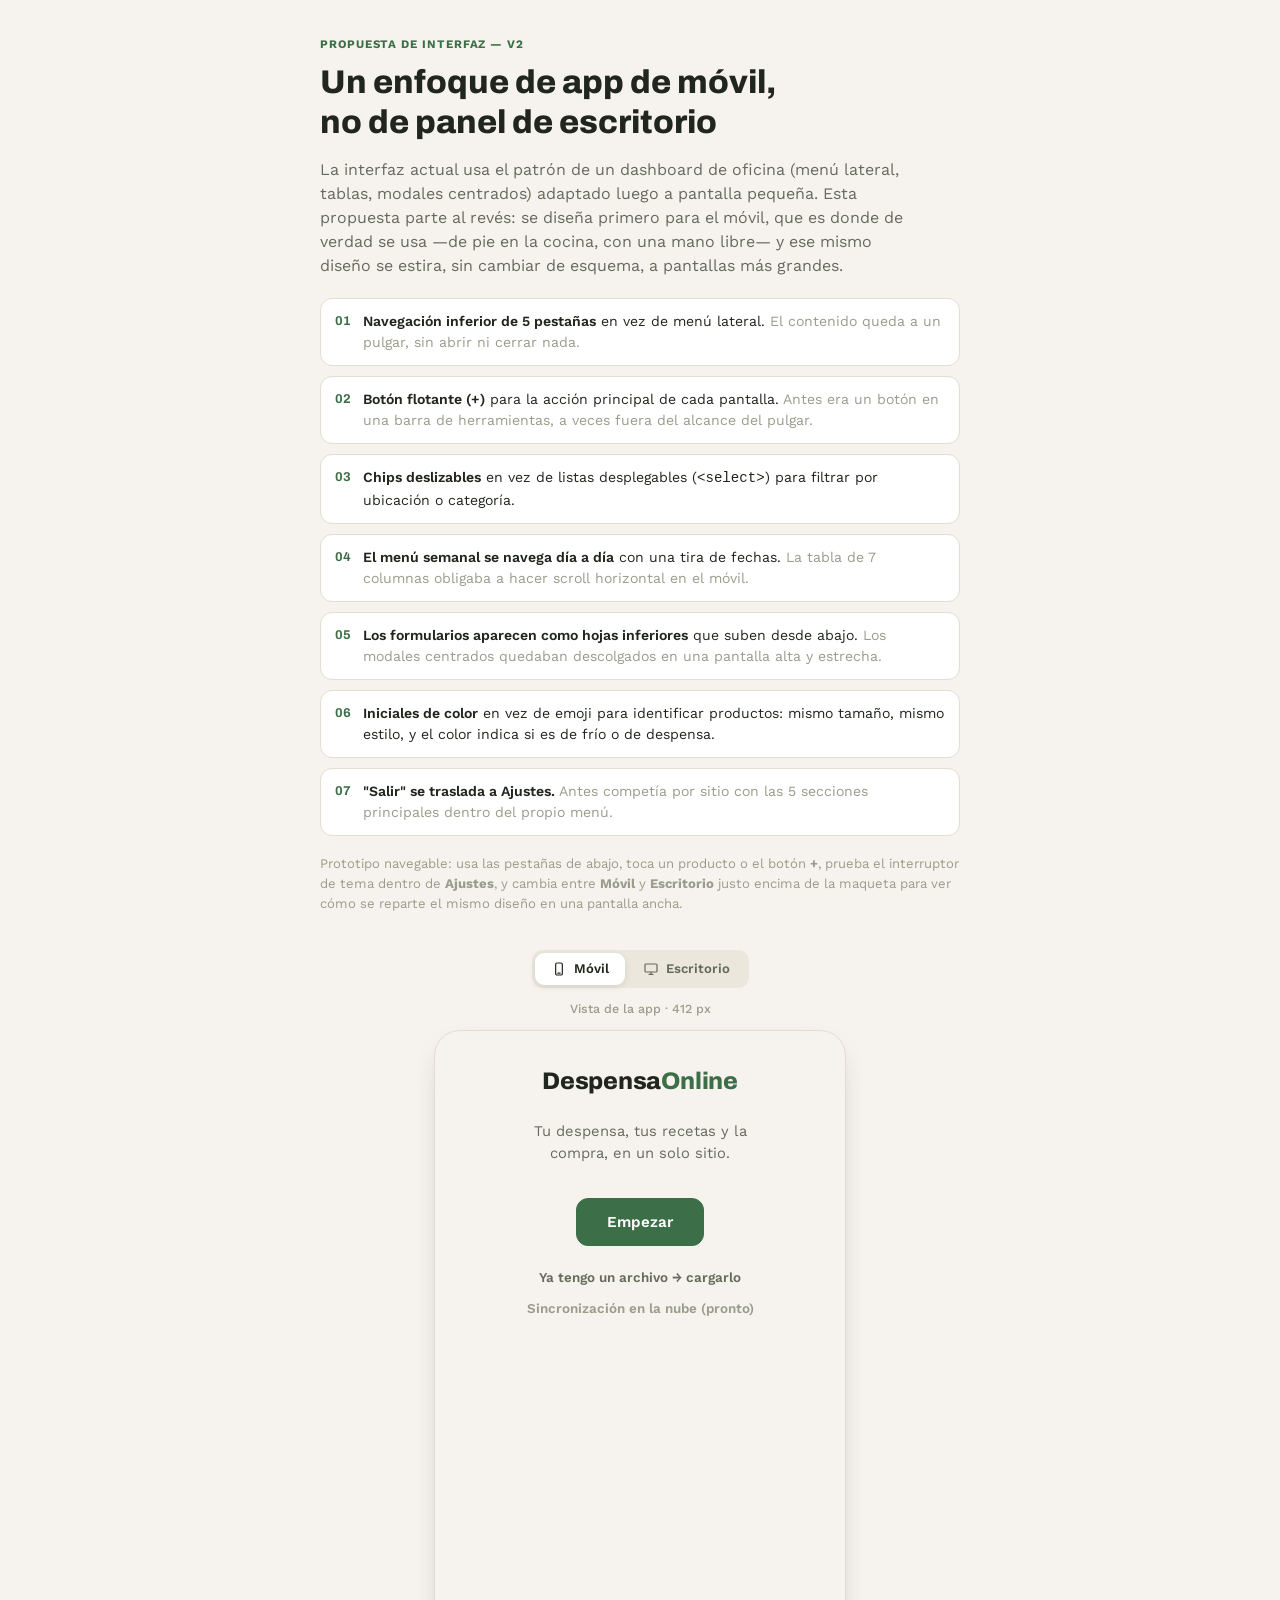
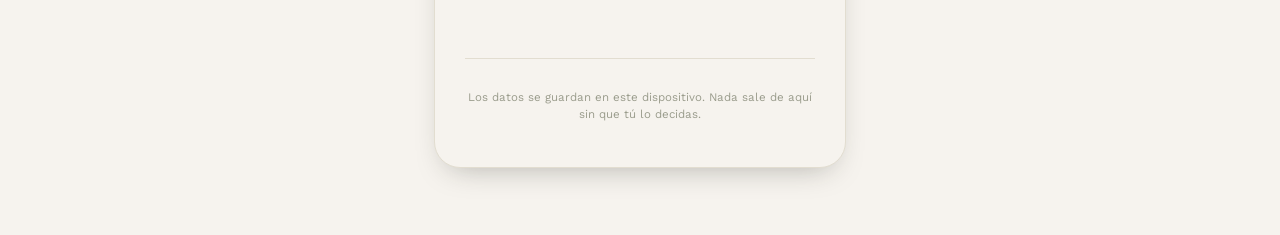
<file: propuestas-interfaz.html>
<!doctype html>
<title>DespensaOnline</title>
<meta charset="utf-8">
<link rel="preconnect" href="https://fonts.googleapis.com">
<link rel="preconnect" href="https://fonts.gstatic.com" crossorigin>
<link href="https://fonts.googleapis.com/css2?family=Archivo:wght@500;600;700;800&family=Work+Sans:wght@400;500;600&display=swap" rel="stylesheet">
<style>
/* ==========================================================================
   Tokens
   ========================================================================== */
:root{
  --bg:#f6f3ee; --surface:#ffffff; --surface-sunken:#ece7dc; --line:#e2ddd0;
  --ink:#21261d; --ink-soft:#656b5c; --ink-faint:#9a9c8c;
  --accent:#3c6e47; --accent-ink:#ffffff; --accent-soft:#e3ede1;
  --cool:#3d6f86; --cool-soft:#e2edf1;
  --warn:#a97427; --warn-soft:#f6ead2;
  --danger:#af4636; --danger-soft:#f6ded9;
  --shadow: 0 12px 30px -14px rgba(33,38,29,0.35);
  --shadow-sm: 0 2px 8px -2px rgba(33,38,29,0.18);
  --font-display:'Archivo',-apple-system,'Segoe UI',sans-serif;
  --font-body:'Work Sans',-apple-system,'Segoe UI',sans-serif;
}
@media (prefers-color-scheme: dark){
  :root:not([data-theme="light"]){
    --bg:#12140f; --surface:#1b1f16; --surface-sunken:#262c1d; --line:#2c331f;
    --ink:#ece7db; --ink-soft:#a7ac99; --ink-faint:#767c67;
    --accent:#7cb789; --accent-ink:#0d150e; --accent-soft:rgba(124,183,137,0.16);
    --cool:#7fb3ca; --cool-soft:rgba(127,179,202,0.16);
    --warn:#dba25c; --warn-soft:rgba(219,162,92,0.16);
    --danger:#e08b77; --danger-soft:rgba(224,139,119,0.16);
    --shadow: 0 14px 34px -14px rgba(0,0,0,0.6);
    --shadow-sm: 0 2px 10px -2px rgba(0,0,0,0.5);
  }
}
:root[data-theme="dark"]{
  --bg:#12140f; --surface:#1b1f16; --surface-sunken:#262c1d; --line:#2c331f;
  --ink:#ece7db; --ink-soft:#a7ac99; --ink-faint:#767c67;
  --accent:#7cb789; --accent-ink:#0d150e; --accent-soft:rgba(124,183,137,0.16);
  --cool:#7fb3ca; --cool-soft:rgba(127,179,202,0.16);
  --warn:#dba25c; --warn-soft:rgba(219,162,92,0.16);
  --danger:#e08b77; --danger-soft:rgba(224,139,119,0.16);
  --shadow: 0 14px 34px -14px rgba(0,0,0,0.6);
  --shadow-sm: 0 2px 10px -2px rgba(0,0,0,0.5);
}

*{box-sizing:border-box;}
body{
  background:var(--bg); color:var(--ink); font-family:var(--font-body);
  padding-inline:16px; padding-block:28px 60px; line-height:1.5;
}
h1,h2,h3{font-family:var(--font-display); text-wrap:balance; margin:0;}
button{font-family:inherit;}

/* ==========================================================================
   Pitch / intro
   ========================================================================== */
.pitch{max-width:640px; margin:0 auto 36px;}
.pitch-eyebrow{
  display:block; font-size:0.72rem; font-weight:700; letter-spacing:0.08em; text-transform:uppercase;
  color:var(--accent); margin-bottom:10px;
}
.pitch h1{font-size:clamp(1.5rem,4.5vw,2.05rem); font-weight:800; line-height:1.2; margin-bottom:12px;}
.pitch p.lead{color:var(--ink-soft); font-size:1rem; max-width:60ch; margin-bottom:20px;}
.pitch-changes{
  list-style:none; margin:0; padding:0; display:flex; flex-direction:column; gap:10px;
}
.pitch-changes li{
  display:flex; gap:12px; padding:12px 14px; background:var(--surface); border:1px solid var(--line);
  border-radius:12px; font-size:0.88rem; color:var(--ink);
}
.pitch-changes li b{color:var(--ink); font-weight:600;}
.pitch-changes li .was{color:var(--ink-faint); font-weight:400;}
.pitch-changes .num{
  font-family:var(--font-display); font-weight:700; color:var(--accent); flex:0 0 auto;
  font-variant-numeric:tabular-nums; font-size:0.8rem; padding-top:1px;
}
.pitch-hint{margin-top:18px; font-size:0.82rem; color:var(--ink-faint);}
.pitch-hint code{background:var(--surface-sunken); padding:1px 6px; border-radius:6px; font-size:0.78rem;}

/* ==========================================================================
   Device frame
   ========================================================================== */
.device-wrap{display:flex; flex-direction:column; align-items:center; gap:12px;}
.device-label{font-size:0.78rem; color:var(--ink-faint); font-weight:500;}
.mode-switch{display:flex; background:var(--surface-sunken); border-radius:11px; padding:3px; gap:2px;}
.mode-switch button{
  border:none; background:none; padding:8px 16px; border-radius:9px; font-size:0.82rem; font-weight:600;
  color:var(--ink-soft); cursor:pointer; display:inline-flex; align-items:center; gap:7px;
}
.mode-switch button .icon{width:16px; height:16px;}
.mode-switch button.active{background:var(--surface); color:var(--ink); box-shadow:var(--shadow-sm);}
.device-frame{
  width:min(412px, 100%); height:min(760px, 82vh); position:relative; overflow:hidden;
  background:var(--bg); border:1px solid var(--line); border-radius:26px; box-shadow:var(--shadow);
  container-type:inline-size; container-name:app; transition:width 0.28s cubic-bezier(.32,.72,0,1);
}
.device-frame.is-desktop{width:min(1120px, 100%); border-radius:16px;}
.screen{position:absolute; inset:0; display:flex; flex-direction:column;}
.screen[hidden]{display:none;}
.tab-panel{flex:1 1 auto; display:flex; flex-direction:column; min-height:0;}
.rail-mark{display:none;}
.desktop-action{display:none;}

/* -------- top bar -------- */
.topbar{
  flex:0 0 auto; display:flex; align-items:center; justify-content:space-between; gap:10px;
  padding:16px 18px 10px; background:var(--bg);
}
.topbar h2{font-size:1.15rem; font-weight:700;}
.topbar .icon-btn{color:var(--ink-soft);}
.topbar .text-btn{
  border:none; background:none; color:var(--accent); font-weight:600; font-size:0.85rem; cursor:pointer; padding:6px 4px;
}

/* -------- content -------- */
.content{flex:1 1 auto; overflow-y:auto; padding:4px 18px 100px; -webkit-overflow-scrolling:touch;}
.content::-webkit-scrollbar{width:0;}

/* -------- icons -------- */
.icon{width:22px; height:22px; stroke:currentColor; fill:none; stroke-width:1.8; stroke-linecap:round; stroke-linejoin:round; display:block;}
.icon-sm{width:17px; height:17px;}
.icon-btn{
  border:none; background:none; cursor:pointer; padding:6px; border-radius:10px; display:inline-flex;
  align-items:center; justify-content:center; color:var(--ink);
}
.icon-btn:hover{background:var(--surface-sunken);}

/* -------- bottom nav -------- */
.bottomnav{
  flex:0 0 auto; display:grid; grid-template-columns:repeat(5,1fr); gap:2px;
  background:var(--surface); border-top:1px solid var(--line); padding:8px 6px 10px;
}
.navbtn{
  border:none; background:none; cursor:pointer; display:flex; flex-direction:column; align-items:center; gap:3px;
  padding:4px 2px; border-radius:12px; color:var(--ink-faint); font-family:var(--font-display);
  font-size:0.62rem; font-weight:600; letter-spacing:0.01em;
}
.navbtn .icon{width:21px; height:21px;}
.navbtn.active{color:var(--accent);}

/* -------- FAB -------- */
.fab{
  position:absolute; right:18px; bottom:88px; width:54px; height:54px; border-radius:17px;
  background:var(--accent); color:var(--accent-ink); border:none; cursor:pointer;
  display:flex; align-items:center; justify-content:center; box-shadow:var(--shadow-sm); z-index:5;
}
.fab .icon{width:24px; height:24px;}

/* ==========================================================================
   Shared UI bits
   ========================================================================== */
.chips{display:flex; gap:8px; overflow-x:auto; padding:6px 0 14px; margin:0 -2px;}
.chips::-webkit-scrollbar{display:none;}
.chip{
  flex:0 0 auto; border:1px solid var(--line); background:var(--surface); color:var(--ink-soft);
  border-radius:999px; padding:7px 14px; font-size:0.82rem; font-weight:600; cursor:pointer; white-space:nowrap;
}
.chip.active{background:var(--accent); border-color:var(--accent); color:var(--accent-ink);}

.search-row{padding:6px 0 4px;}
.search-row[hidden]{display:none;}
.search-input{
  width:100%; padding:10px 14px; border-radius:12px; border:1px solid var(--line); background:var(--surface);
  color:var(--ink); font-size:0.9rem;
}
.search-input:focus{outline:2px solid var(--accent); outline-offset:1px;}

.alert-strip{
  display:flex; align-items:center; gap:10px; padding:11px 14px; border-radius:12px; margin-bottom:14px;
  background:var(--warn-soft); border-left:3px solid var(--warn); color:var(--ink); font-size:0.85rem; font-weight:500;
}

.section-title{
  font-size:0.7rem; font-weight:700; text-transform:uppercase; letter-spacing:0.07em; color:var(--ink-faint);
  margin:18px 0 8px;
}
.section-title:first-child{margin-top:2px;}

/* item row (despensa / compra) */
.rows{display:flex; flex-direction:column; gap:7px;}
.item-row{
  width:100%; display:flex; align-items:center; gap:12px; padding:11px 12px; border-radius:13px;
  background:var(--surface); border:1px solid var(--line); text-align:left; cursor:pointer; color:var(--ink);
}
.mono{
  flex:0 0 auto; width:34px; height:34px; border-radius:10px; display:flex; align-items:center; justify-content:center;
  font-family:var(--font-display); font-weight:700; font-size:0.95rem;
}
.mono-warm{background:var(--accent-soft); color:var(--accent);}
.mono-cool{background:var(--cool-soft); color:var(--cool);}
.item-main{flex:1 1 auto; min-width:0; display:flex; flex-direction:column; gap:1px;}
.item-name{font-weight:600; font-size:0.92rem; overflow:hidden; text-overflow:ellipsis; white-space:nowrap;}
.item-meta{font-size:0.78rem; color:var(--ink-soft); font-variant-numeric:tabular-nums;}
.status-pill{
  flex:0 0 auto; font-size:0.7rem; font-weight:700; padding:4px 9px; border-radius:999px; white-space:nowrap;
}
.status-pill.danger{background:var(--danger-soft); color:var(--danger);}
.status-pill.warn{background:var(--warn-soft); color:var(--warn);}
.status-pill.neutral{background:var(--surface-sunken); color:var(--ink-faint); font-weight:600;}

/* recetas */
.recipe-card{
  padding:13px 14px; border-radius:14px; background:var(--surface); border:1px solid var(--line);
  cursor:pointer; margin-bottom:9px;
}
.recipe-top{display:flex; justify-content:space-between; align-items:baseline; gap:8px; margin-bottom:4px;}
.recipe-name{font-weight:700; font-size:0.98rem;}
.recipe-cat{font-size:0.68rem; font-weight:700; text-transform:uppercase; letter-spacing:0.04em; color:var(--accent);}
.recipe-meta{font-size:0.78rem; color:var(--ink-soft); margin-bottom:6px; font-variant-numeric:tabular-nums;}
.recipe-desc{font-size:0.82rem; color:var(--ink-faint); overflow:hidden; text-overflow:ellipsis; white-space:nowrap;}

/* menu semanal */
.daystrip{display:flex; gap:7px; overflow-x:auto; padding:6px 0 16px; margin:0 -2px;}
.daystrip::-webkit-scrollbar{display:none;}
.daychip{
  flex:0 0 auto; width:50px; display:flex; flex-direction:column; align-items:center; gap:2px;
  padding:9px 4px; border-radius:14px; border:1px solid var(--line); background:var(--surface); cursor:pointer;
}
.daychip .dow{font-size:0.65rem; font-weight:700; text-transform:uppercase; color:var(--ink-faint); letter-spacing:0.03em;}
.daychip .num{font-family:var(--font-display); font-weight:700; font-size:1rem; color:var(--ink); font-variant-numeric:tabular-nums;}
.daychip.today{border-color:var(--accent);}
.daychip.active{background:var(--accent);}
.daychip.active .dow, .daychip.active .num{color:var(--accent-ink);}

.meal-row{
  width:100%; display:flex; align-items:center; justify-content:space-between; gap:10px;
  padding:14px 14px; border-radius:13px; background:var(--surface); border:1px solid var(--line);
  cursor:pointer; margin-bottom:8px; text-align:left; color:var(--ink);
}
.meal-label{font-size:0.68rem; font-weight:700; text-transform:uppercase; letter-spacing:0.05em; color:var(--ink-faint); display:block; margin-bottom:3px;}
.meal-value{font-weight:600; font-size:0.92rem;}
.meal-value.empty{color:var(--ink-faint); font-weight:500;}
.meal-row .icon{color:var(--ink-faint); flex:0 0 auto;}

.btn{
  border:1px solid var(--line); background:var(--surface); color:var(--ink); font-weight:600; font-size:0.88rem;
  padding:12px 16px; border-radius:12px; cursor:pointer; display:inline-flex; align-items:center; justify-content:center; gap:8px;
}
.btn-block{width:100%;}
.btn-primary{background:var(--accent); border-color:var(--accent); color:var(--accent-ink);}
.btn-ghost{border-color:transparent; background:none; color:var(--accent);}

/* compra */
.compra-add{display:flex; gap:8px; margin-bottom:14px;}
.compra-add input[type="text"]{flex:1 1 auto; min-width:0;}
.compra-add input[type="number"]{width:76px;}
.compra-add input{padding:10px 12px; border-radius:11px; border:1px solid var(--line); background:var(--surface); color:var(--ink); font-size:0.85rem;}
.compra-add button{flex:0 0 auto; width:40px; height:40px; border-radius:11px; background:var(--accent); color:var(--accent-ink); border:none; cursor:pointer; display:flex; align-items:center; justify-content:center;}

.check-row{display:flex; align-items:center; gap:11px;}
.checkdot{
  flex:0 0 auto; width:22px; height:22px; border-radius:7px; border:1.8px solid var(--line); background:var(--surface);
  display:flex; align-items:center; justify-content:center; color:var(--accent-ink); cursor:pointer;
}
.item-row.done{opacity:0.5;}
.item-row.done .checkdot{background:var(--accent); border-color:var(--accent);}
.item-row.done .item-name{text-decoration:line-through;}
.origin-pill{
  flex:0 0 auto; font-size:0.66rem; font-weight:700; text-transform:uppercase; letter-spacing:0.03em;
  background:var(--surface-sunken); color:var(--ink-faint); padding:3px 8px; border-radius:999px;
}
.row-delete{flex:0 0 auto; background:none; border:none; color:var(--ink-faint); cursor:pointer; padding:4px;}
.row-delete:hover{color:var(--danger);}
.compra-foot{display:flex; justify-content:flex-end; padding-top:6px;}

/* ajustes */
.settings-card{
  background:var(--surface); border:1px solid var(--line); border-radius:14px; padding:15px 15px 16px; margin-bottom:12px;
}
.settings-card h3{font-size:0.92rem; font-weight:700; margin-bottom:8px;}
.settings-card p{font-size:0.82rem; color:var(--ink-soft); margin:0 0 10px;}
.settings-actions{display:flex; gap:8px; flex-wrap:wrap;}
.settings-actions .btn{padding:9px 13px; font-size:0.82rem;}
.segmented{display:flex; background:var(--surface-sunken); border-radius:11px; padding:3px; gap:2px;}
.segmented button{
  flex:1; border:none; background:none; padding:8px 4px; border-radius:9px; font-size:0.8rem; font-weight:600;
  color:var(--ink-soft); cursor:pointer;
}
.segmented button.active{background:var(--surface); color:var(--ink); box-shadow:var(--shadow-sm);}
.tag-list{display:flex; flex-wrap:wrap; gap:7px; margin-bottom:12px;}
.tag{
  display:flex; align-items:center; gap:6px; background:var(--surface-sunken); color:var(--ink); font-size:0.82rem;
  font-weight:500; padding:6px 8px 6px 12px; border-radius:999px;
}
.tag button{background:none; border:none; color:var(--ink-faint); cursor:pointer; display:flex; padding:2px;}
.mini-form{display:flex; gap:7px;}
.mini-form input, .mini-form select{
  padding:9px 11px; border-radius:10px; border:1px solid var(--line); background:var(--bg); color:var(--ink); font-size:0.82rem; min-width:0;
}
.mini-form input[name="nombre"]{flex:1;}
.mini-form button{flex:0 0 auto; background:var(--accent); color:var(--accent-ink); border:none; border-radius:10px; padding:0 13px; font-weight:700; cursor:pointer;}
.catalog-row{display:flex; align-items:center; gap:10px; padding:8px 2px; border-bottom:1px solid var(--line); font-size:0.85rem;}
.catalog-row:last-of-type{border-bottom:none;}
.catalog-name{flex:1; font-weight:600;}
.catalog-meta{color:var(--ink-faint); font-size:0.76rem;}
.exit-link{
  display:flex; align-items:center; justify-content:center; gap:6px; width:100%; background:none; border:none;
  color:var(--ink-faint); font-size:0.84rem; font-weight:600; padding:12px; cursor:pointer;
}

/* -------- landing -------- */
.landing{flex:1; display:flex; flex-direction:column; align-items:center; justify-content:center; text-align:center; padding:32px 30px; gap:0;}
.landing-mark{font-family:var(--font-display); font-weight:800; font-size:1.5rem; letter-spacing:-0.01em; margin-bottom:6px;}
.landing-mark span{color:var(--accent);}
.landing-tag{color:var(--ink-soft); font-size:0.92rem; max-width:30ch; margin-bottom:34px;}
.landing .btn-primary{padding:14px 30px; font-size:0.95rem; margin-bottom:16px;}
.landing-link{background:none; border:none; color:var(--ink-soft); font-size:0.84rem; font-weight:600; padding:8px; cursor:pointer;}
.landing-link[disabled]{color:var(--ink-faint); cursor:default;}
.landing-foot{margin-top:auto; padding-top:30px; font-size:0.72rem; color:var(--ink-faint); border-top:1px solid var(--line); width:100%;}

/* -------- bottom sheet -------- */
.sheet-backdrop{
  position:absolute; inset:0; background:rgba(15,17,12,0.45); display:flex; align-items:flex-end; z-index:20;
  opacity:0; pointer-events:none; transition:opacity 0.18s ease;
}
.sheet-backdrop.open{opacity:1; pointer-events:auto;}
.sheet{
  width:100%; background:var(--surface); border-radius:20px 20px 0 0; padding:10px 20px 22px; box-shadow:var(--shadow);
  transform:translateY(100%); transition:transform 0.22s cubic-bezier(.32,.72,0,1); max-height:88%; overflow-y:auto;
}
.sheet-backdrop.open .sheet{transform:translateY(0);}
.sheet-handle{width:36px; height:4px; border-radius:99px; background:var(--line); margin:2px auto 14px;}
.sheet h3{font-size:1.02rem; font-weight:700; margin-bottom:14px;}
.field{display:flex; flex-direction:column; gap:5px; margin-bottom:12px;}
.field label{font-size:0.76rem; font-weight:700; color:var(--ink-soft); text-transform:uppercase; letter-spacing:0.03em;}
.sheet input, .sheet select, .sheet textarea{
  padding:10px 12px; border-radius:10px; border:1px solid var(--line); background:var(--bg); color:var(--ink);
  font-size:0.9rem; font-family:inherit; width:100%;
}
.sheet textarea{resize:vertical;}
.field-row{display:flex; gap:10px;}
.field-row .field{flex:1;}
.sheet-actions{display:flex; gap:10px; margin-top:16px;}
.sheet-actions .btn{flex:1;}

.ing-editor-head{display:flex; align-items:center; justify-content:space-between; margin:16px 0 9px;}
.ing-editor-head span{font-size:0.76rem; font-weight:700; text-transform:uppercase; letter-spacing:0.03em; color:var(--ink-soft);}
.btn-add-ing{
  border:1px solid var(--line); background:none; color:var(--accent); font-weight:600; font-size:0.78rem;
  padding:6px 11px; border-radius:9px; cursor:pointer; display:inline-flex; align-items:center; gap:5px;
}
.ing-row{display:flex; gap:8px; align-items:center; margin-bottom:8px;}
.ing-row select{flex:1.6; min-width:0; width:auto;}
.ing-row input{flex:1; min-width:0; width:auto;}
.ing-row-remove{flex:0 0 auto; background:none; border:none; color:var(--ink-faint); cursor:pointer; padding:6px;}
.ing-row-remove:hover{color:var(--danger);}

/* -------- toast -------- */
.toast{
  position:absolute; left:50%; top:14px; transform:translate(-50%,-140%); background:var(--ink); color:var(--bg);
  font-size:0.82rem; font-weight:600; padding:10px 16px; border-radius:999px; z-index:30; transition:transform 0.25s ease;
  white-space:nowrap;
}
.toast.show{transform:translate(-50%,0);}

/* ==========================================================================
   Semana completa (solo escritorio)
   ========================================================================== */
#week-grid-view{display:none;}
.week-grid{display:grid; grid-template-columns:78px repeat(7, 1fr); gap:7px; font-size:0.82rem;}
.wg-cell{
  background:var(--surface); border:1px solid var(--line); border-radius:10px; padding:9px 8px;
  min-height:44px; display:flex; align-items:center; cursor:pointer; color:var(--ink);
}
.wg-cell:hover{border-color:var(--accent);}
.wg-corner{background:transparent; border:none; cursor:default;}
.wg-daylabel{
  flex-direction:column; align-items:center; justify-content:center; gap:1px; cursor:default;
  font-family:var(--font-display); font-weight:700;
}
.wg-daylabel .dow{font-size:0.64rem; text-transform:uppercase; color:var(--ink-faint); font-weight:700;}
.wg-daylabel .num{font-size:0.9rem; color:var(--ink); font-variant-numeric:tabular-nums;}
.wg-daylabel.today{border-color:var(--accent); background:var(--accent-soft);}
.wg-mealcell{
  color:var(--ink-faint); font-weight:700; justify-content:flex-start; cursor:default;
  background:transparent; border:none; padding-left:2px; font-size:0.72rem; text-transform:uppercase; letter-spacing:0.03em;
}
.wg-value{overflow:hidden; text-overflow:ellipsis; white-space:nowrap; font-weight:600; font-size:0.8rem;}
.wg-value.empty{color:var(--ink-faint); font-weight:500;}

/* ==========================================================================
   Escritorio (contenedor ancho): el mismo sistema, otra densidad
   ========================================================================== */
@container app (min-width: 760px){
  #screen-app{flex-direction:row;}
  .bottomnav{
    display:flex; flex-direction:column; align-items:center; width:100px; height:100%;
    border-top:none; border-right:1px solid var(--line); padding:22px 10px 16px; gap:8px; order:-1;
  }
  .rail-mark{
    display:flex; align-items:center; justify-content:center; width:34px; height:34px; border-radius:9px;
    background:var(--accent-soft); color:var(--accent); font-family:var(--font-display); font-weight:800;
    font-size:0.7rem; margin-bottom:12px;
  }
  .navbtn:hover{background:var(--surface-sunken);}

  .fab{display:none;}
  .desktop-action{display:inline-flex;}

  .search-row{display:block;}
  #btn-toggle-search{display:none;}

  .topbar{padding:24px 40px 14px;}
  .content{max-width:960px; margin:0 auto; padding:6px 40px 60px;}

  #rows-despensa{display:grid; grid-template-columns:repeat(2, 1fr); gap:10px;}
  #rows-recetas{display:grid; grid-template-columns:repeat(2, 1fr); gap:12px;}
  .recipe-card{margin-bottom:0;}

  #agenda-view{display:none;}
  #week-grid-view{display:block;}

  #btn-generar-lista{width:auto; display:inline-flex;}

  .tab-panel[data-panel="ajustes"] .content{
    display:grid; grid-template-columns:1fr 1fr; gap:16px; align-content:start;
  }
  .tab-panel[data-panel="ajustes"] .content .exit-link{grid-column:1 / -1;}

  .sheet-backdrop{align-items:center; justify-content:center;}
  .sheet{width:min(480px, 88%); border-radius:18px; transform:translateY(10px) scale(0.98);}
}

@media (prefers-reduced-motion: reduce){
  .sheet, .sheet-backdrop, .toast, .device-frame{transition:none;}
}

@media (max-width:400px){
  .device-frame{border-radius:0; border-left:none; border-right:none;}
  body{padding-inline:0;}
  .pitch{padding-inline:16px;}
}
</style>

<!-- ============================================================
     Icon defs
     ============================================================ -->
<svg width="0" height="0" style="position:absolute">
  <symbol id="ic-pantry" viewBox="0 0 24 24"><rect x="7" y="4" width="10" height="3" rx="1"/><path d="M7.5 7 6.5 19a2 2 0 0 0 2 2h7a2 2 0 0 0 2-2L16.5 7Z"/><line x1="6.9" y1="12.4" x2="17.1" y2="12.4"/></symbol>
  <symbol id="ic-book" viewBox="0 0 24 24"><path d="M12 6.5c-1.5-1.3-3.6-1.9-6.2-1.9v13.4c2.6 0 4.7.6 6.2 1.9 1.5-1.3 3.6-1.9 6.2-1.9V4.6c-2.6 0-4.7.6-6.2 1.9Z"/><line x1="12" y1="6.5" x2="12" y2="19.9"/></symbol>
  <symbol id="ic-calendar" viewBox="0 0 24 24"><rect x="4" y="5.5" width="16" height="14.5" rx="2.5"/><line x1="4" y1="10" x2="20" y2="10"/><line x1="8" y1="3.4" x2="8" y2="7"/><line x1="16" y1="3.4" x2="16" y2="7"/></symbol>
  <symbol id="ic-cart" viewBox="0 0 24 24"><path d="M4 5h2l1.7 9.7a2 2 0 0 0 2 1.7h6.8a2 2 0 0 0 2-1.6L20 8H7.2"/><circle cx="10" cy="19.4" r="1.3"/><circle cx="16.6" cy="19.4" r="1.3"/></symbol>
  <symbol id="ic-sliders" viewBox="0 0 24 24"><line x1="5" y1="7" x2="19" y2="7"/><circle cx="9.5" cy="7" r="1.7"/><line x1="5" y1="12.5" x2="19" y2="12.5"/><circle cx="15.5" cy="12.5" r="1.7"/><line x1="5" y1="18" x2="19" y2="18"/><circle cx="11" cy="18" r="1.7"/></symbol>
  <symbol id="ic-search" viewBox="0 0 24 24"><circle cx="10.3" cy="10.3" r="6"/><line x1="15" y1="15" x2="20" y2="20"/></symbol>
  <symbol id="ic-plus" viewBox="0 0 24 24"><line x1="12" y1="5" x2="12" y2="19"/><line x1="5" y1="12" x2="19" y2="12"/></symbol>
  <symbol id="ic-chev-left" viewBox="0 0 24 24"><path d="M14.5 5 8 12l6.5 7"/></symbol>
  <symbol id="ic-chev-right" viewBox="0 0 24 24"><path d="M9.5 5 16 12l-6.5 7"/></symbol>
  <symbol id="ic-x" viewBox="0 0 24 24"><line x1="6" y1="6" x2="18" y2="18"/><line x1="18" y1="6" x2="6" y2="18"/></symbol>
  <symbol id="ic-check" viewBox="0 0 24 24"><path d="M5 12.5 10 17l9-10"/></symbol>
  <symbol id="ic-trash" viewBox="0 0 24 24"><path d="M5 7h14"/><path d="M9 7V5.4A1.4 1.4 0 0 1 10.4 4h3.2A1.4 1.4 0 0 1 15 5.4V7"/><path d="M7 7l1 12.4A1.5 1.5 0 0 0 9.5 21h5a1.5 1.5 0 0 0 1.5-1.6L17 7"/></symbol>
  <symbol id="ic-mobile" viewBox="0 0 24 24"><rect x="7" y="3" width="10" height="18" rx="2"/><line x1="10.3" y1="18.3" x2="13.7" y2="18.3"/></symbol>
  <symbol id="ic-desktop" viewBox="0 0 24 24"><rect x="3" y="4.5" width="18" height="12" rx="1.5"/><line x1="9" y1="20" x2="15" y2="20"/><line x1="12" y1="16.5" x2="12" y2="20"/></symbol>
</svg>

<!-- ============================================================
     Pitch
     ============================================================ -->
<div class="pitch">
  <span class="pitch-eyebrow">Propuesta de interfaz — v2</span>
  <h1>Un enfoque de app de móvil, no de panel de escritorio</h1>
  <p class="lead">La interfaz actual usa el patrón de un dashboard de oficina (menú lateral, tablas, modales centrados) adaptado luego a pantalla pequeña. Esta propuesta parte al revés: se diseña primero para el móvil, que es donde de verdad se usa —de pie en la cocina, con una mano libre— y ese mismo diseño se estira, sin cambiar de esquema, a pantallas más grandes.</p>
  <ul class="pitch-changes">
    <li><span class="num">01</span><span><b>Navegación inferior de 5 pestañas</b> en vez de menú lateral. <span class="was">El contenido queda a un pulgar, sin abrir ni cerrar nada.</span></span></li>
    <li><span class="num">02</span><span><b>Botón flotante (+)</b> para la acción principal de cada pantalla. <span class="was">Antes era un botón en una barra de herramientas, a veces fuera del alcance del pulgar.</span></span></li>
    <li><span class="num">03</span><span><b>Chips deslizables</b> en vez de listas desplegables (<code>&lt;select&gt;</code>) para filtrar por ubicación o categoría.</span></li>
    <li><span class="num">04</span><span><b>El menú semanal se navega día a día</b> con una tira de fechas. <span class="was">La tabla de 7 columnas obligaba a hacer scroll horizontal en el móvil.</span></span></li>
    <li><span class="num">05</span><span><b>Los formularios aparecen como hojas inferiores</b> que suben desde abajo. <span class="was">Los modales centrados quedaban descolgados en una pantalla alta y estrecha.</span></span></li>
    <li><span class="num">06</span><span><b>Iniciales de color</b> en vez de emoji para identificar productos: mismo tamaño, mismo estilo, y el color indica si es de frío o de despensa.</span></li>
    <li><span class="num">07</span><span><b>"Salir" se traslada a Ajustes.</b> <span class="was">Antes competía por sitio con las 5 secciones principales dentro del propio menú.</span></span></li>
  </ul>
  <p class="pitch-hint">Prototipo navegable: usa las pestañas de abajo, toca un producto o el botón <b>+</b>, prueba el interruptor de tema dentro de <b>Ajustes</b>, y cambia entre <b>Móvil</b> y <b>Escritorio</b> justo encima de la maqueta para ver cómo se reparte el mismo diseño en una pantalla ancha.</p>
</div>

<!-- ============================================================
     Device mock
     ============================================================ -->
<div class="device-wrap">
  <div class="mode-switch" id="mode-switch">
    <button data-mode="movil" class="active"><svg class="icon"><use href="#ic-mobile"/></svg>Móvil</button>
    <button data-mode="escritorio"><svg class="icon"><use href="#ic-desktop"/></svg>Escritorio</button>
  </div>
  <span class="device-label" id="device-label">Vista de la app · 412 px</span>
  <div class="device-frame">

    <!-- LANDING -->
    <section class="screen" id="screen-landing">
      <div class="landing">
        <div class="landing-mark">Despensa<span>Online</span></div>
        <p class="landing-tag">Tu despensa, tus recetas y la compra, en un solo sitio.</p>
        <button class="btn btn-primary" id="btn-empezar">Empezar</button>
        <button class="landing-link" id="btn-cargar-archivo">Ya tengo un archivo → cargarlo</button>
        <button class="landing-link" disabled>Sincronización en la nube (pronto)</button>
        <p class="landing-foot">Los datos se guardan en este dispositivo. Nada sale de aquí sin que tú lo decidas.</p>
      </div>
    </section>

    <!-- APP -->
    <section class="screen" id="screen-app" hidden>

      <!-- DESPENSA -->
      <div class="tab-panel" data-panel="despensa">
        <div class="topbar">
          <h2>Despensa</h2>
          <div style="display:flex; align-items:center; gap:10px;">
            <button class="btn btn-primary desktop-action" id="fab-despensa-desktop"><svg class="icon icon-sm"><use href="#ic-plus"/></svg>Añadir</button>
            <button class="icon-btn" id="btn-toggle-search" aria-label="Buscar"><svg class="icon"><use href="#ic-search"/></svg></button>
          </div>
        </div>
        <div class="content">
          <div class="search-row" id="search-row" hidden>
            <input class="search-input" placeholder="Buscar producto…" id="search-despensa">
          </div>
          <div class="chips" data-group="ubicacion">
            <button class="chip active" data-value="todas">Todas</button>
            <button class="chip" data-value="nevera">Nevera</button>
            <button class="chip" data-value="congelador">Congelador</button>
            <button class="chip" data-value="despensa">Despensa</button>
            <button class="chip" data-value="trastero">Trastero</button>
          </div>
          <div class="alert-strip">2 productos necesitan atención esta semana</div>
          <div class="rows" id="rows-despensa">
            <button class="item-row" data-ubicacion="nevera"><span class="mono mono-cool">Y</span><span class="item-main"><span class="item-name">Yogures naturales</span><span class="item-meta">Nevera · 8 ud</span></span><span class="status-pill danger">Caducó hace 2 días</span></button>
            <button class="item-row" data-ubicacion="nevera"><span class="mono mono-cool">L</span><span class="item-main"><span class="item-name">Leche entera</span><span class="item-meta">Nevera · 2 l</span></span><span class="status-pill warn">Caduca en 2 días</span></button>
            <button class="item-row" data-ubicacion="congelador"><span class="mono mono-cool">F</span><span class="item-main"><span class="item-name">Filetes de pollo</span><span class="item-meta">Congelador · 600 g</span></span><span class="status-pill neutral">30 sept</span></button>
            <button class="item-row" data-ubicacion="despensa"><span class="mono mono-warm">A</span><span class="item-main"><span class="item-name">Arroz redondo</span><span class="item-meta">Despensa · 1 kg</span></span><span class="status-pill neutral">Sin caducidad</span></button>
            <button class="item-row" data-ubicacion="despensa"><span class="mono mono-warm">G</span><span class="item-main"><span class="item-name">Garbanzos cocidos</span><span class="item-meta">Despensa · 3 botes</span></span><span class="status-pill neutral">mar 2027</span></button>
            <button class="item-row" data-ubicacion="despensa"><span class="mono mono-warm">T</span><span class="item-main"><span class="item-name">Tomate frito</span><span class="item-meta">Despensa · 2 botes</span></span><span class="status-pill neutral">13 oct</span></button>
            <button class="item-row" data-ubicacion="trastero"><span class="mono mono-warm">P</span><span class="item-main"><span class="item-name">Papel de aluminio</span><span class="item-meta">Trastero · 1 ud</span></span><span class="status-pill neutral">Sin caducidad</span></button>
          </div>
        </div>
        <button class="fab" id="fab-despensa" aria-label="Añadir a la despensa"><svg class="icon"><use href="#ic-plus"/></svg></button>
      </div>

      <!-- RECETAS -->
      <div class="tab-panel" data-panel="recetas" hidden>
        <div class="topbar">
          <h2>Recetas</h2>
          <button class="btn btn-primary desktop-action" id="fab-recetas-desktop"><svg class="icon icon-sm"><use href="#ic-plus"/></svg>Nueva receta</button>
        </div>
        <div class="content">
          <div class="chips" data-group="categoria">
            <button class="chip active" data-value="todas">Todas</button>
            <button class="chip" data-value="desayuno">Desayuno</button>
            <button class="chip" data-value="comida">Comida</button>
            <button class="chip" data-value="cena">Cena</button>
            <button class="chip" data-value="postre">Postre</button>
            <button class="chip" data-value="snack">Snack</button>
          </div>
          <div id="rows-recetas">
            <div class="recipe-card" data-categoria="comida"><div class="recipe-top"><span class="recipe-name">Tortilla de patatas</span><span class="recipe-cat">Comida</span></div><div class="recipe-meta">40 min · 4 comensales</div><div class="recipe-desc">Patata, cebolla, huevo, aceite de oliva</div></div>
            <div class="recipe-card" data-categoria="desayuno"><div class="recipe-top"><span class="recipe-name">Porridge de avena</span><span class="recipe-cat">Desayuno</span></div><div class="recipe-meta">10 min · 1 comensal</div><div class="recipe-desc">Avena, leche, plátano, canela</div></div>
            <div class="recipe-card" data-categoria="cena"><div class="recipe-top"><span class="recipe-name">Crema de calabaza</span><span class="recipe-cat">Cena</span></div><div class="recipe-meta">30 min · 2 comensales</div><div class="recipe-desc">Calabaza, cebolla, caldo, nata</div></div>
            <div class="recipe-card" data-categoria="comida"><div class="recipe-top"><span class="recipe-name">Ensalada de garbanzos</span><span class="recipe-cat">Comida</span></div><div class="recipe-meta">15 min · 2 comensales</div><div class="recipe-desc">Garbanzos, tomate, cebolleta, atún</div></div>
            <div class="recipe-card" data-categoria="postre"><div class="recipe-top"><span class="recipe-name">Bizcocho de yogur</span><span class="recipe-cat">Postre</span></div><div class="recipe-meta">45 min · 8 comensales</div><div class="recipe-desc">Yogur, huevo, harina, azúcar</div></div>
          </div>
        </div>
        <button class="fab" id="fab-recetas" aria-label="Nueva receta"><svg class="icon"><use href="#ic-plus"/></svg></button>
      </div>

      <!-- MENU -->
      <div class="tab-panel" data-panel="menu" hidden>
        <div class="topbar"><h2>Menú semanal</h2><button class="text-btn" id="btn-hoy">Hoy</button></div>
        <div class="content">
          <div id="agenda-view">
            <div class="daystrip" id="daystrip"></div>
            <div id="agenda"></div>
          </div>
          <div id="week-grid-view">
            <div class="week-grid" id="week-grid"></div>
          </div>
          <button class="btn btn-block" id="btn-generar-lista" style="margin-top:16px;"><svg class="icon icon-sm"><use href="#ic-cart"/></svg>Generar lista de la compra</button>
        </div>
      </div>

      <!-- COMPRA -->
      <div class="tab-panel" data-panel="compra" hidden>
        <div class="topbar"><h2>Lista de la compra</h2></div>
        <div class="content">
          <form class="compra-add" id="form-compra-add">
            <input type="text" placeholder="Producto" id="in-compra-nombre" required>
            <input type="number" placeholder="Cant." id="in-compra-cantidad" min="1" value="1">
            <button type="submit" aria-label="Añadir"><svg class="icon icon-sm"><use href="#ic-plus"/></svg></button>
          </form>
          <div class="chips" data-group="origen">
            <button class="chip active" data-value="todo">Todo</button>
            <button class="chip" data-value="menu">Del menú</button>
            <button class="chip" data-value="mano">Manual</button>
          </div>
          <div class="rows" id="rows-compra">
            <div class="item-row" data-origen="menu"><span class="check-row" style="flex:1; display:flex; align-items:center; gap:11px; min-width:0;"><span class="checkdot"><svg class="icon icon-sm" style="width:13px;height:13px;"><use href="#ic-check"/></svg></span><span class="item-main"><span class="item-name">Calabaza</span><span class="item-meta">1 ud</span></span></span><span class="origin-pill">Menú</span><button class="row-delete"><svg class="icon icon-sm"><use href="#ic-trash"/></svg></button></div>
            <div class="item-row" data-origen="menu"><span class="check-row" style="flex:1; display:flex; align-items:center; gap:11px; min-width:0;"><span class="checkdot"><svg class="icon icon-sm" style="width:13px;height:13px;"><use href="#ic-check"/></svg></span><span class="item-main"><span class="item-name">Garbanzos cocidos</span><span class="item-meta">2 botes</span></span></span><span class="origin-pill">Menú</span><button class="row-delete"><svg class="icon icon-sm"><use href="#ic-trash"/></svg></button></div>
            <div class="item-row" data-origen="menu"><span class="check-row" style="flex:1; display:flex; align-items:center; gap:11px; min-width:0;"><span class="checkdot"><svg class="icon icon-sm" style="width:13px;height:13px;"><use href="#ic-check"/></svg></span><span class="item-main"><span class="item-name">Avena</span><span class="item-meta">200 g</span></span></span><span class="origin-pill">Menú</span><button class="row-delete"><svg class="icon icon-sm"><use href="#ic-trash"/></svg></button></div>
            <div class="item-row done" data-origen="mano"><span class="check-row" style="flex:1; display:flex; align-items:center; gap:11px; min-width:0;"><span class="checkdot"><svg class="icon icon-sm" style="width:13px;height:13px;"><use href="#ic-check"/></svg></span><span class="item-main"><span class="item-name">Papel de aluminio</span><span class="item-meta">1 ud</span></span></span><span class="origin-pill">A mano</span><button class="row-delete"><svg class="icon icon-sm"><use href="#ic-trash"/></svg></button></div>
            <div class="item-row" data-origen="mano"><span class="check-row" style="flex:1; display:flex; align-items:center; gap:11px; min-width:0;"><span class="checkdot"><svg class="icon icon-sm" style="width:13px;height:13px;"><use href="#ic-check"/></svg></span><span class="item-main"><span class="item-name">Detergente</span><span class="item-meta">1 ud</span></span></span><span class="origin-pill">A mano</span><button class="row-delete"><svg class="icon icon-sm"><use href="#ic-trash"/></svg></button></div>
          </div>
          <div class="compra-foot"><button class="landing-link" id="btn-quitar-comprados" style="color:var(--ink-soft);">Quitar comprados</button></div>
        </div>
      </div>

      <!-- AJUSTES -->
      <div class="tab-panel" data-panel="ajustes" hidden>
        <div class="topbar"><h2>Ajustes</h2></div>
        <div class="content">
          <div class="settings-card">
            <h3>Modo de datos</h3>
            <p>Local · guardado en este dispositivo</p>
            <div class="settings-actions">
              <button class="btn">Descargar copia</button>
              <button class="btn">Cargar otro archivo</button>
            </div>
          </div>

          <div class="settings-card">
            <h3>Tema</h3>
            <div class="segmented" id="theme-switch">
              <button data-theme="light">Claro</button>
              <button data-theme="dark">Oscuro</button>
              <button data-theme="" class="active">Sistema</button>
            </div>
          </div>

          <div class="settings-card">
            <h3>Ubicaciones de la despensa</h3>
            <div class="tag-list" id="tag-ubicaciones">
              <span class="tag">Nevera<button aria-label="Eliminar"><svg class="icon icon-sm"><use href="#ic-x"/></svg></button></span>
              <span class="tag">Congelador<button aria-label="Eliminar"><svg class="icon icon-sm"><use href="#ic-x"/></svg></button></span>
              <span class="tag">Despensa<button aria-label="Eliminar"><svg class="icon icon-sm"><use href="#ic-x"/></svg></button></span>
              <span class="tag">Trastero<button aria-label="Eliminar"><svg class="icon icon-sm"><use href="#ic-x"/></svg></button></span>
            </div>
            <form class="mini-form" id="form-ubicacion">
              <input type="text" name="nombre" placeholder="Nueva ubicación">
              <button type="submit">Añadir</button>
            </form>
          </div>

          <div class="settings-card">
            <h3>Catálogo de productos</h3>
            <div id="catalogo-list">
              <div class="catalog-row"><span class="catalog-name">Leche entera</span><span class="catalog-meta">Lácteos · l</span><button class="row-delete"><svg class="icon icon-sm"><use href="#ic-trash"/></svg></button></div>
              <div class="catalog-row"><span class="catalog-name">Arroz redondo</span><span class="catalog-meta">Cereal · kg</span><button class="row-delete"><svg class="icon icon-sm"><use href="#ic-trash"/></svg></button></div>
              <div class="catalog-row"><span class="catalog-name">Tomate frito</span><span class="catalog-meta">Conserva · ud</span><button class="row-delete"><svg class="icon icon-sm"><use href="#ic-trash"/></svg></button></div>
            </div>
          </div>

          <button class="exit-link" id="btn-salir">Salir y volver al inicio</button>
        </div>
      </div>

      <div class="bottomnav">
        <div class="rail-mark">DO</div>
        <button class="navbtn active" data-tab="despensa"><svg class="icon"><use href="#ic-pantry"/></svg>Despensa</button>
        <button class="navbtn" data-tab="recetas"><svg class="icon"><use href="#ic-book"/></svg>Recetas</button>
        <button class="navbtn" data-tab="menu"><svg class="icon"><use href="#ic-calendar"/></svg>Menú</button>
        <button class="navbtn" data-tab="compra"><svg class="icon"><use href="#ic-cart"/></svg>Compra</button>
        <button class="navbtn" data-tab="ajustes"><svg class="icon"><use href="#ic-sliders"/></svg>Ajustes</button>
      </div>

      <!-- SHEET -->
      <div class="sheet-backdrop" id="sheet-backdrop">
        <div class="sheet" id="sheet">
          <div class="sheet-handle"></div>
          <div id="sheet-body"></div>
        </div>
      </div>

      <div class="toast" id="toast"></div>
    </section>
  </div>
</div>

<script>
(function(){
  var device = document.querySelector('.device-frame');
  var deviceLabel = document.getElementById('device-label');

  // ---------- modo móvil / escritorio ----------
  var modeSwitch = document.getElementById('mode-switch');
  modeSwitch.addEventListener('click', function(e){
    var btn = e.target.closest('button');
    if(!btn) return;
    modeSwitch.querySelectorAll('button').forEach(function(b){ b.classList.remove('active'); });
    btn.classList.add('active');
    var desktop = btn.dataset.mode === 'escritorio';
    device.classList.toggle('is-desktop', desktop);
    deviceLabel.textContent = desktop ? 'Vista de la app · hasta 1120 px' : 'Vista de la app · 412 px';
  });

  // ---------- landing <-> app ----------
  var screenLanding = document.getElementById('screen-landing');
  var screenApp = document.getElementById('screen-app');
  function goApp(){ screenLanding.hidden = true; screenApp.hidden = false; }
  function goLanding(){ screenApp.hidden = true; screenLanding.hidden = false; }
  document.getElementById('btn-empezar').addEventListener('click', goApp);
  document.getElementById('btn-cargar-archivo').addEventListener('click', goApp);
  document.getElementById('btn-salir').addEventListener('click', goLanding);

  // ---------- bottom nav ----------
  var navBtns = document.querySelectorAll('.navbtn');
  var panels = document.querySelectorAll('.tab-panel');
  navBtns.forEach(function(btn){
    btn.addEventListener('click', function(){
      navBtns.forEach(function(b){ b.classList.remove('active'); });
      btn.classList.add('active');
      var tab = btn.dataset.tab;
      panels.forEach(function(p){ p.hidden = (p.dataset.panel !== tab); });
    });
  });

  // ---------- search toggle ----------
  var searchRow = document.getElementById('search-row');
  document.getElementById('btn-toggle-search').addEventListener('click', function(){
    searchRow.hidden = !searchRow.hidden;
    if(!searchRow.hidden){ document.getElementById('search-despensa').focus(); }
  });
  document.getElementById('search-despensa').addEventListener('input', function(e){
    var q = e.target.value.trim().toLowerCase();
    document.querySelectorAll('#rows-despensa .item-row').forEach(function(row){
      var name = row.querySelector('.item-name').textContent.toLowerCase();
      row.style.display = name.indexOf(q) === -1 ? 'none' : '';
    });
  });

  // ---------- chip filters ----------
  document.querySelectorAll('.chips').forEach(function(group){
    group.addEventListener('click', function(e){
      var chip = e.target.closest('.chip');
      if(!chip) return;
      group.querySelectorAll('.chip').forEach(function(c){ c.classList.remove('active'); });
      chip.classList.add('active');
      var value = chip.dataset.value;
      var key = group.dataset.group;
      if(key === 'ubicacion'){
        document.querySelectorAll('#rows-despensa .item-row').forEach(function(row){
          row.style.display = (value === 'todas' || row.dataset.ubicacion === value) ? '' : 'none';
        });
      } else if(key === 'categoria'){
        document.querySelectorAll('#rows-recetas .recipe-card').forEach(function(card){
          card.style.display = (value === 'todas' || card.dataset.categoria === value) ? '' : 'none';
        });
      } else if(key === 'origen'){
        document.querySelectorAll('#rows-compra .item-row').forEach(function(row){
          row.style.display = (value === 'todo' || row.dataset.origen === value) ? '' : 'none';
        });
      }
    });
  });

  // ---------- toast ----------
  var toastEl = document.getElementById('toast');
  var toastTimer;
  function toast(msg){
    toastEl.textContent = msg;
    toastEl.classList.add('show');
    clearTimeout(toastTimer);
    toastTimer = setTimeout(function(){ toastEl.classList.remove('show'); }, 1800);
  }

  // ---------- bottom sheet ----------
  var sheetBackdrop = document.getElementById('sheet-backdrop');
  var sheetBody = document.getElementById('sheet-body');
  function closeSheet(){ sheetBackdrop.classList.remove('open'); }
  sheetBackdrop.addEventListener('click', function(e){ if(e.target === sheetBackdrop) closeSheet(); });

  var PRODUCTOS = ['Leche entera (l)','Yogures naturales (ud)','Arroz redondo (kg)','Tomate frito (ud)',
    'Calabaza (ud)','Garbanzos cocidos (ud)','Avena (g)','Cebolla (ud)','Patata (kg)','Huevo (ud)',
    'Harina (kg)','Azúcar (kg)','Aceite de oliva (l)','Nata para cocinar (ml)'];
  function productoOptions(){ return PRODUCTOS.map(function(p){ return '<option>'+p+'</option>'; }).join(''); }
  function ingRowHtml(){
    return '<div class="ing-row"><select>'+productoOptions()+'</select>' +
      '<input type="number" min="0" step="0.01" placeholder="Cantidad">' +
      '<button type="button" class="ing-row-remove" aria-label="Quitar ingrediente"><svg class="icon icon-sm"><use href="#ic-x"/></svg></button></div>';
  }

  var sheets = {
    'add-lote': '<h3>Añadir a la despensa</h3>' +
      '<div class="field"><label>Producto</label><select>'+productoOptions()+'</select></div>' +
      '<div class="field-row"><div class="field"><label>Cantidad</label><input type="number" value="1" min="0" step="0.01"></div><div class="field"><label>Ubicación</label><select><option>Nevera</option><option>Congelador</option><option>Despensa</option><option>Trastero</option></select></div></div>' +
      '<div class="field"><label>Detalle de ubicación (opcional)</label><input type="text" placeholder="ej. Cajón 2, balda de arriba…"></div>' +
      '<div class="field-row"><div class="field"><label>Fecha de entrada</label><input type="date"></div><div class="field"><label>Fecha de caducidad (opcional)</label><input type="date"></div></div>' +
      '<div class="sheet-actions"><button class="btn" data-close>Cancelar</button><button class="btn btn-primary" data-save="Producto añadido">Guardar</button></div>',
    'add-receta': '<h3>Nueva receta</h3>' +
      '<div class="field"><label>Nombre</label><input type="text" placeholder="ej. Lentejas estofadas"></div>' +
      '<div class="field-row"><div class="field"><label>Categoría</label><select><option>Comida</option><option>Desayuno</option><option>Cena</option><option>Postre</option><option>Snack</option></select></div><div class="field"><label>Tiempo (min)</label><input type="number" value="30" min="0"></div></div>' +
      '<div class="field"><label>Comensales base</label><input type="number" value="2" min="1"></div>' +
      '<div class="field"><label>Instrucciones (opcional)</label><textarea rows="2" placeholder="Pasos a seguir…"></textarea></div>' +
      '<div class="ing-editor-head"><span>Ingredientes · para los comensales base</span><button type="button" class="btn-add-ing" id="btn-add-ing"><svg class="icon icon-sm"><use href="#ic-plus"/></svg>Ingrediente</button></div>' +
      '<div id="ing-rows"></div>' +
      '<div class="sheet-actions"><button class="btn" data-close>Cancelar</button><button class="btn btn-primary" data-save="Receta guardada">Guardar</button></div>',
    'assign': '<h3>Asignar receta</h3>' +
      '<div class="field"><label>Receta</label><select><option>Ensalada de garbanzos</option><option>Tortilla de patatas</option><option>Crema de calabaza</option><option>Porridge de avena</option></select></div>' +
      '<div class="field"><label>Comensales</label><input type="number" value="2" min="1"></div>' +
      '<div class="sheet-actions"><button class="btn" data-close>Quitar</button><button class="btn btn-primary" data-save="Menú actualizado">Guardar</button></div>'
  };
  function openSheet(key){
    sheetBody.innerHTML = sheets[key];
    if(key === 'add-receta'){
      document.getElementById('ing-rows').insertAdjacentHTML('beforeend', ingRowHtml() + ingRowHtml());
    }
    sheetBackdrop.classList.add('open');
  }
  sheetBody.addEventListener('click', function(e){
    if(e.target.closest('[data-close]')){ closeSheet(); return; }
    var saveBtn = e.target.closest('[data-save]');
    if(saveBtn){ closeSheet(); toast(saveBtn.dataset.save); return; }
    if(e.target.closest('#btn-add-ing')){
      document.getElementById('ing-rows').insertAdjacentHTML('beforeend', ingRowHtml());
      return;
    }
    var rm = e.target.closest('.ing-row-remove');
    if(rm){
      var rows = document.querySelectorAll('#ing-rows .ing-row');
      if(rows.length > 1){ rm.closest('.ing-row').remove(); }
    }
  });
  document.getElementById('fab-despensa').addEventListener('click', function(){ openSheet('add-lote'); });
  document.getElementById('fab-recetas').addEventListener('click', function(){ openSheet('add-receta'); });
  document.getElementById('fab-despensa-desktop').addEventListener('click', function(){ openSheet('add-lote'); });
  document.getElementById('fab-recetas-desktop').addEventListener('click', function(){ openSheet('add-receta'); });
  document.getElementById('btn-generar-lista').addEventListener('click', function(){ toast('Lista de la compra actualizada'); });

  // ---------- menu semanal: day strip + agenda ----------
  var dias = [
    {dow:'Lun', num:14}, {dow:'Mar', num:15}, {dow:'Mié', num:16}, {dow:'Jue', num:17},
    {dow:'Vie', num:18}, {dow:'Sáb', num:19}, {dow:'Dom', num:20}
  ];
  var hoyIndex = 4;
  var comidas = {
    14: {desayuno:'Porridge de avena', comida:'Tortilla de patatas', cena:'', postre:''},
    15: {desayuno:'', comida:'Ensalada de garbanzos', cena:'Crema de calabaza', postre:''},
    16: {desayuno:'Porridge de avena', comida:'', cena:'', postre:'Bizcocho de yogur'},
    17: {desayuno:'', comida:'Tortilla de patatas', cena:'Crema de calabaza', postre:''},
    18: {desayuno:'Porridge de avena', comida:'Ensalada de garbanzos', cena:'Crema de calabaza', postre:''},
    19: {desayuno:'', comida:'', cena:'', postre:''},
    20: {desayuno:'Porridge de avena', comida:'Tortilla de patatas', cena:'', postre:'Bizcocho de yogur'}
  };
  var etiquetas = {desayuno:'Desayuno', comida:'Comida', cena:'Cena', postre:'Postre'};
  var daystrip = document.getElementById('daystrip');
  var agenda = document.getElementById('agenda');
  var activeDay = hoyIndex;

  function renderDaystrip(){
    daystrip.innerHTML = '';
    dias.forEach(function(d, i){
      var chip = document.createElement('button');
      chip.className = 'daychip' + (i === hoyIndex ? ' today' : '') + (i === activeDay ? ' active' : '');
      chip.innerHTML = '<span class="dow">'+d.dow+'</span><span class="num">'+d.num+'</span>';
      chip.addEventListener('click', function(){ activeDay = i; renderDaystrip(); renderAgenda(); });
      daystrip.appendChild(chip);
    });
  }
  function renderAgenda(){
    var num = dias[activeDay].num;
    var menu = comidas[num] || {};
    agenda.innerHTML = '';
    ['desayuno','comida','cena','postre'].forEach(function(tipo){
      var val = menu[tipo];
      var row = document.createElement('button');
      row.className = 'meal-row';
      row.innerHTML = '<span><span class="meal-label">'+etiquetas[tipo]+'</span><span class="meal-value'+(val ? '' : ' empty')+'">'+(val || 'Añadir receta')+'</span></span><svg class="icon icon-sm"><use href="#ic-chev-right"/></svg>';
      row.addEventListener('click', function(){ openSheet('assign'); });
      agenda.appendChild(row);
    });
  }
  document.getElementById('btn-hoy').addEventListener('click', function(){ activeDay = hoyIndex; renderDaystrip(); renderAgenda(); });
  renderDaystrip();
  renderAgenda();

  // ---------- menu semanal: rejilla completa (vista de escritorio) ----------
  function renderWeekGrid(){
    var grid = document.getElementById('week-grid');
    var html = '<div class="wg-cell wg-corner"></div>';
    dias.forEach(function(d, i){
      html += '<div class="wg-cell wg-daylabel' + (i === hoyIndex ? ' today' : '') + '">' +
        '<span class="dow">' + d.dow + '</span><span class="num">' + d.num + '</span></div>';
    });
    ['desayuno','comida','cena','postre'].forEach(function(tipo){
      html += '<div class="wg-cell wg-mealcell">' + etiquetas[tipo] + '</div>';
      dias.forEach(function(d){
        var val = (comidas[d.num] || {})[tipo];
        html += '<div class="wg-cell" data-tipo="' + tipo + '" data-num="' + d.num + '">' +
          '<span class="wg-value' + (val ? '' : ' empty') + '">' + (val || '+ Añadir') + '</span></div>';
      });
    });
    grid.innerHTML = html;
    grid.querySelectorAll('.wg-cell[data-tipo]').forEach(function(cell){
      cell.addEventListener('click', function(){ openSheet('assign'); });
    });
  }
  renderWeekGrid();

  // ---------- compra: add / check / delete ----------
  var rowsCompra = document.getElementById('rows-compra');
  document.getElementById('form-compra-add').addEventListener('submit', function(e){
    e.preventDefault();
    var nombre = document.getElementById('in-compra-nombre').value.trim();
    var cantidad = document.getElementById('in-compra-cantidad').value || '1';
    if(!nombre) return;
    var row = document.createElement('div');
    row.className = 'item-row';
    row.dataset.origen = 'mano';
    row.innerHTML = '<span class="check-row" style="flex:1; display:flex; align-items:center; gap:11px; min-width:0;"><span class="checkdot"><svg class="icon icon-sm" style="width:13px;height:13px;"><use href="#ic-check"/></svg></span><span class="item-main"><span class="item-name"></span><span class="item-meta"></span></span></span><span class="origin-pill">A mano</span><button class="row-delete"><svg class="icon icon-sm"><use href="#ic-trash"/></svg></button>';
    row.querySelector('.item-name').textContent = nombre;
    row.querySelector('.item-meta').textContent = cantidad + ' ud';
    rowsCompra.appendChild(row);
    e.target.reset();
    document.getElementById('in-compra-cantidad').value = 1;
  });
  rowsCompra.addEventListener('click', function(e){
    if(e.target.closest('.row-delete')){ e.target.closest('.item-row').remove(); return; }
    var checkdot = e.target.closest('.checkdot');
    if(checkdot){ checkdot.closest('.item-row').classList.toggle('done'); }
  });
  document.getElementById('btn-quitar-comprados').addEventListener('click', function(){
    rowsCompra.querySelectorAll('.item-row.done').forEach(function(row){ row.remove(); });
  });

  // ---------- ajustes: tema, ubicaciones, catálogo ----------
  var themeSwitch = document.getElementById('theme-switch');
  themeSwitch.addEventListener('click', function(e){
    var btn = e.target.closest('button');
    if(!btn) return;
    themeSwitch.querySelectorAll('button').forEach(function(b){ b.classList.remove('active'); });
    btn.classList.add('active');
    if(btn.dataset.theme){ document.documentElement.setAttribute('data-theme', btn.dataset.theme); }
    else { document.documentElement.removeAttribute('data-theme'); }
  });

  document.getElementById('tag-ubicaciones').addEventListener('click', function(e){
    var btn = e.target.closest('button');
    if(btn){ btn.closest('.tag').remove(); }
  });
  document.getElementById('form-ubicacion').addEventListener('submit', function(e){
    e.preventDefault();
    var input = e.target.nombre;
    var nombre = input.value.trim();
    if(!nombre) return;
    var tag = document.createElement('span');
    tag.className = 'tag';
    tag.innerHTML = nombre + '<button aria-label="Eliminar"><svg class="icon icon-sm"><use href="#ic-x"/></svg></button>';
    document.getElementById('tag-ubicaciones').appendChild(tag);
    input.value = '';
  });

  document.getElementById('catalogo-list').addEventListener('click', function(e){
    if(e.target.closest('.row-delete')){ e.target.closest('.catalog-row').remove(); }
  });
})();
</script>
</file>
